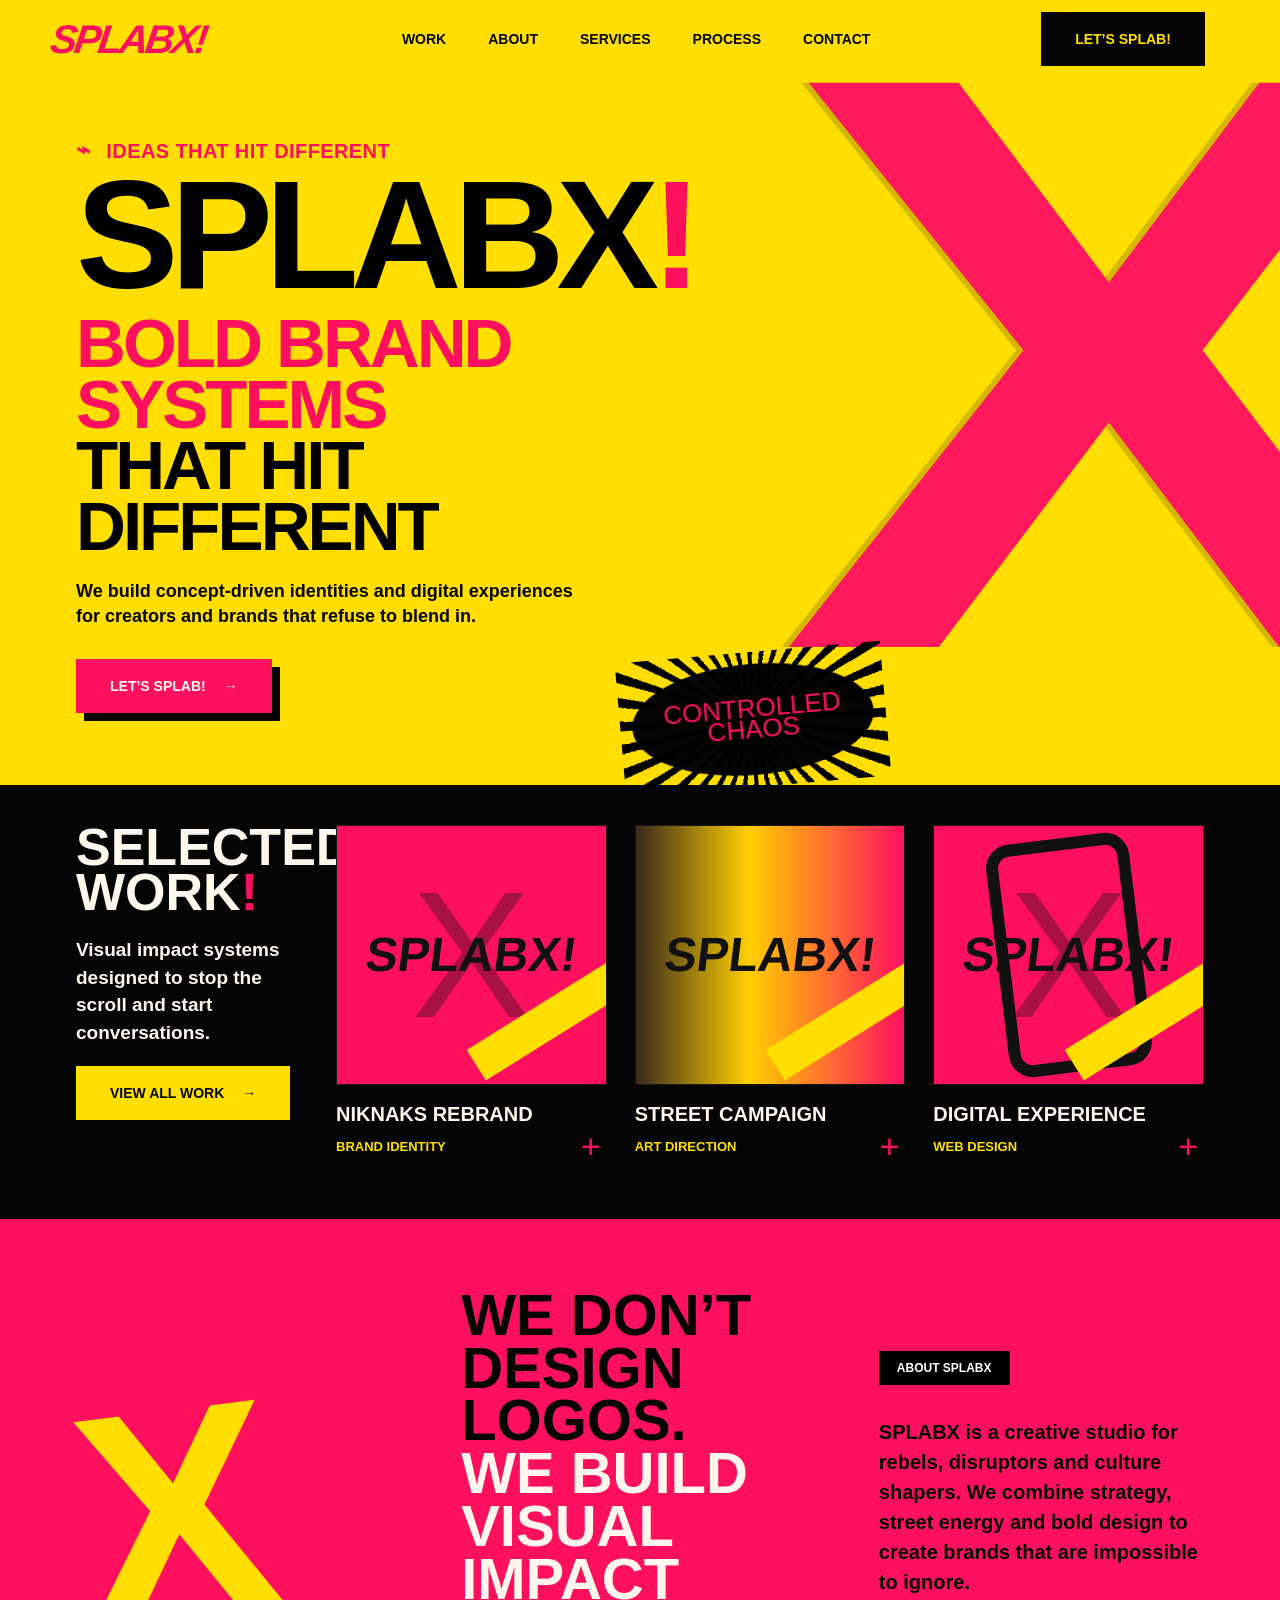
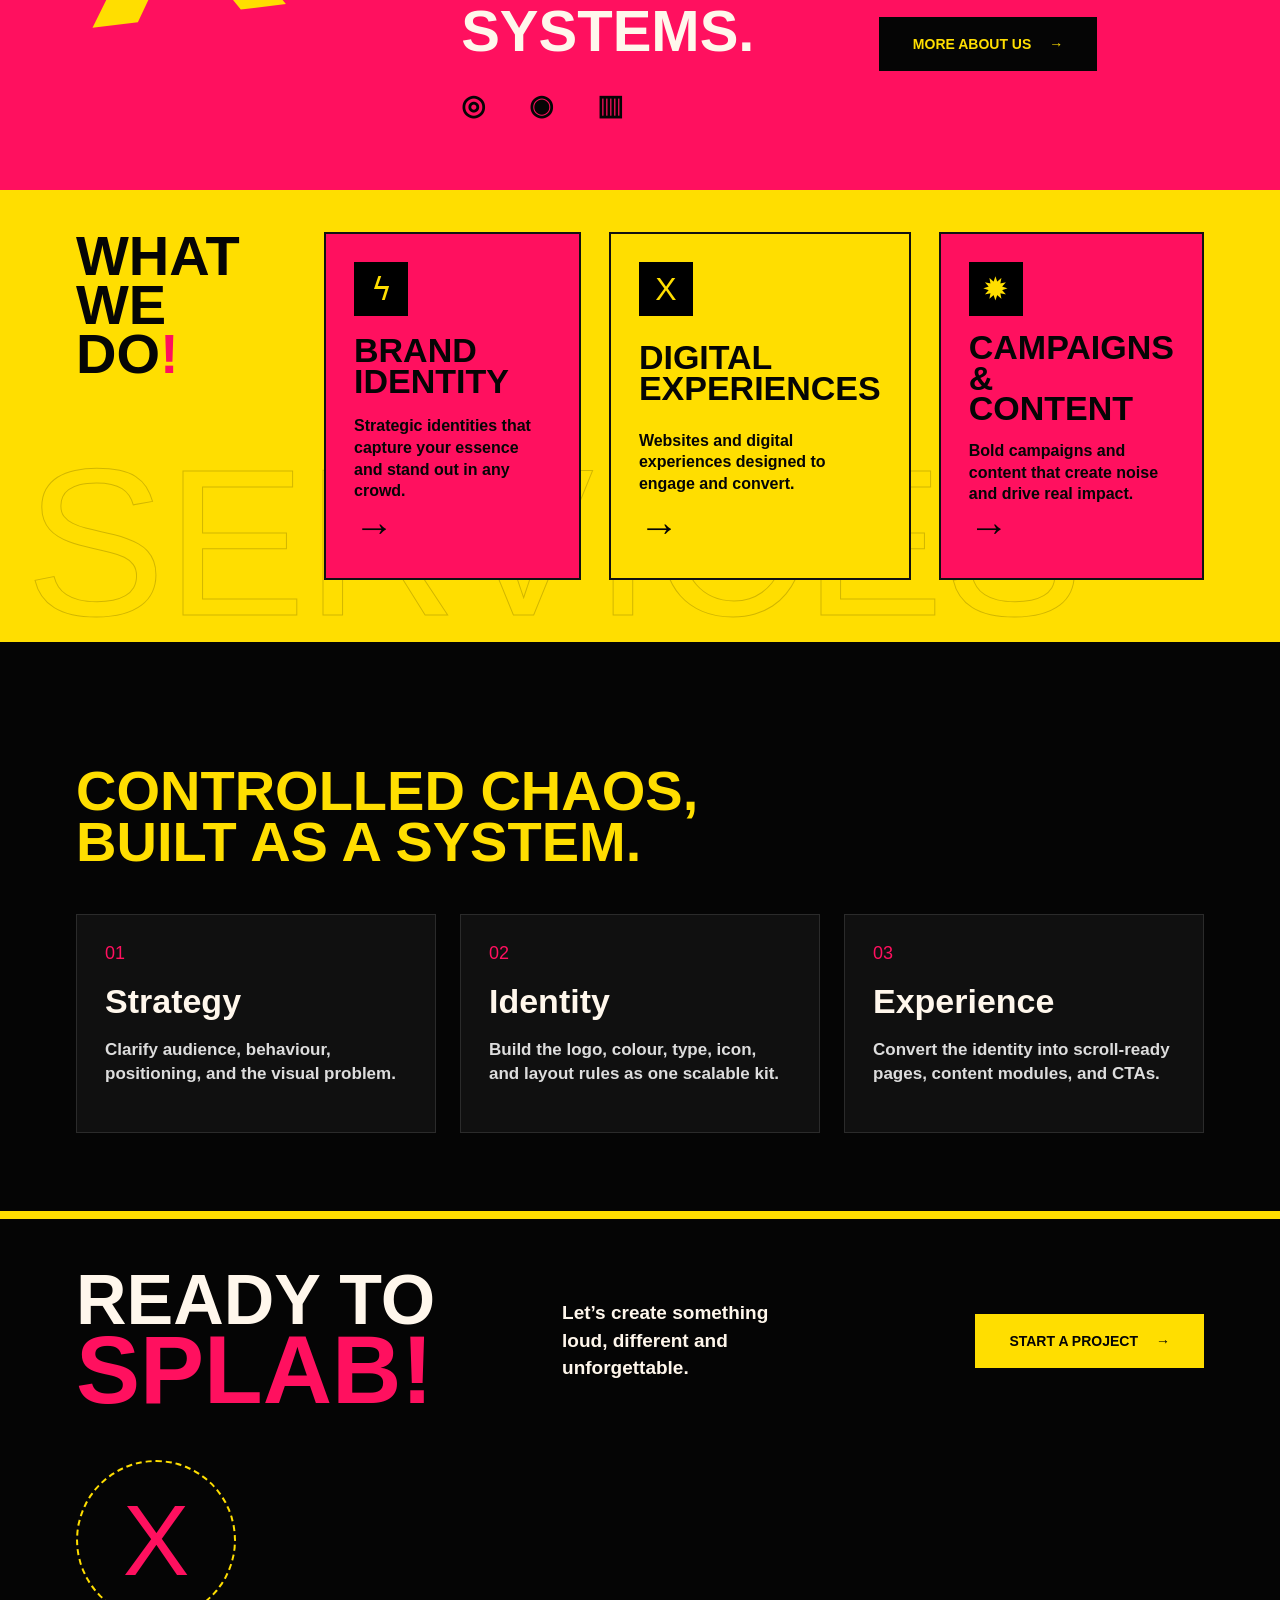
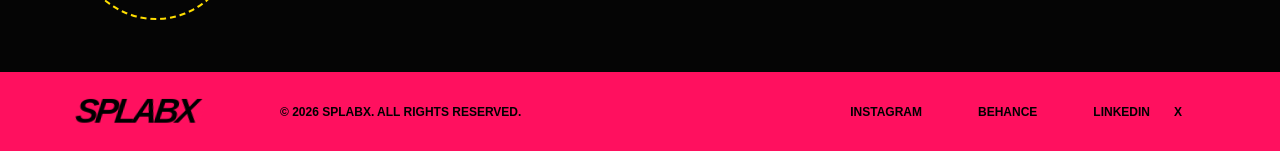
<file: index.html>
<!DOCTYPE html>
<html lang="en">
<head>
  <meta charset="UTF-8" />
  <meta name="viewport" content="width=device-width, initial-scale=1.0" />
  <meta name="description" content="SPLABX builds bold brand systems, visual identity, campaigns, and digital experiences that hit different." />
  <title>SPLABX! | Bold Brand Systems</title>
  <link rel="stylesheet" href="styles.css" />
</head>
<body>
  <a class="skip-link" href="#main">Skip to content</a>
  <header class="site-header" data-wix-id="header-main">
    <a class="brand-mark" href="#hero" aria-label="SPLABX home">SPLABX<span>!</span></a>
    <nav class="nav-links" aria-label="Primary navigation">
      <a href="#work">Work</a><a href="#about">About</a><a href="#services">Services</a><a href="#process">Process</a><a href="#contact">Contact</a>
    </nav>
    <a class="btn btn-dark" href="#contact">Let’s SPLAB!</a>
    <button class="menu-trigger" aria-label="Open menu" aria-expanded="false"><span></span><span></span><span></span></button>
  </header>

  <main id="main">
    <section id="hero" class="hero section-yellow" data-wix-id="section-hero">
      <div class="hero-copy">
        <p class="eyebrow"><span class="wave">⌁</span> Ideas that hit different</p>
        <h1>SPLABX<span class="pink">!</span></h1>
        <h2>Bold brand systems<br><span>that hit different</span></h2>
        <p class="hero-text">We build concept-driven identities and digital experiences for creators and brands that refuse to blend in.</p>
        <a class="btn btn-pink" href="#contact">Let’s SPLAB! <span>→</span></a>
      </div>
      <div class="hero-x" aria-hidden="true">X</div>
      <div class="chaos-badge" aria-label="Controlled chaos">Controlled<br>Chaos</div>
    </section>

    <section id="work" class="work section-black" data-wix-id="section-work">
      <aside class="work-intro">
        <h2>Selected<br>Work<span>!</span></h2>
        <p>Visual impact systems designed to stop the scroll and start conversations.</p>
        <a class="btn btn-yellow" href="#portfolio">View all work <span>→</span></a>
      </aside>
      <div class="work-grid" id="portfolio">
        <article class="work-card"><div class="mock mock-product"><b>SPLABX!</b><span>X</span></div><h3>NikNaks Rebrand</h3><p>Brand Identity</p><button aria-label="Open NikNaks Rebrand">+</button></article>
        <article class="work-card"><div class="mock mock-street"><b>SPLABX!</b><span></span></div><h3>Street Campaign</h3><p>Art Direction</p><button aria-label="Open Street Campaign">+</button></article>
        <article class="work-card"><div class="mock mock-phone"><b>SPLABX!</b><span>X</span></div><h3>Digital Experience</h3><p>Web Design</p><button aria-label="Open Digital Experience">+</button></article>
      </div>
    </section>

    <section id="about" class="about section-pink" data-wix-id="section-about">
      <div class="about-x">X</div>
      <div class="about-title"><h2>We don’t<br>design logos.<br><span>We build visual<br>impact systems.</span></h2><div class="utility-icons">◎ ◉ ▥</div></div>
      <div class="about-copy"><p class="tag">About SPLABX</p><p>SPLABX is a creative studio for rebels, disruptors and culture shapers. We combine strategy, street energy and bold design to create brands <strong>that are impossible to ignore.</strong></p><a class="btn btn-dark" href="#process">More about us <span>→</span></a></div>
    </section>

    <section id="services" class="services section-yellow" data-wix-id="section-services">
      <h2>What we<br>do<span>!</span></h2>
      <div class="service-card pink-card"><span class="icon">ϟ</span><h3>Brand<br>Identity</h3><p>Strategic identities that capture your essence and stand out in any crowd.</p><a href="#contact">→</a></div>
      <div class="service-card yellow-card"><span class="icon">X</span><h3>Digital<br>Experiences</h3><p>Websites and digital experiences designed to engage and convert.</p><a href="#contact">→</a></div>
      <div class="service-card pink-card"><span class="icon">✹</span><h3>Campaigns &<br>Content</h3><p>Bold campaigns and content that create noise and drive real impact.</p><a href="#contact">→</a></div>
    </section>

    <section id="process" class="process section-black" data-wix-id="section-process">
      <h2>Controlled chaos, built as a system.</h2>
      <div class="process-grid">
        <article><span>01</span><h3>Strategy</h3><p>Clarify audience, behaviour, positioning, and the visual problem.</p></article>
        <article><span>02</span><h3>Identity</h3><p>Build the logo, colour, type, icon, and layout rules as one scalable kit.</p></article>
        <article><span>03</span><h3>Experience</h3><p>Convert the identity into scroll-ready pages, content modules, and CTAs.</p></article>
      </div>
    </section>

    <section id="contact" class="cta section-black" data-wix-id="section-contact">
      <h2>Ready to<br><span>SPLAB!</span></h2>
      <p>Let’s create something loud, different and unforgettable.</p>
      <a class="btn btn-yellow" href="mailto:hello@splabx.studio">Start a project <span>→</span></a>
      <div class="seal" aria-hidden="true">X</div>
    </section>
  </main>

  <footer class="site-footer" data-wix-id="footer-main"><a class="brand-mark" href="#hero">SPLABX<span>!</span></a><p>© 2026 SPLABX. All rights reserved.</p><nav><a href="#">Instagram</a><a href="#">Behance</a><a href="#">LinkedIn</a></nav><span>X</span></footer>
  <script src="script.js"></script>
</body>
</html>
</file>
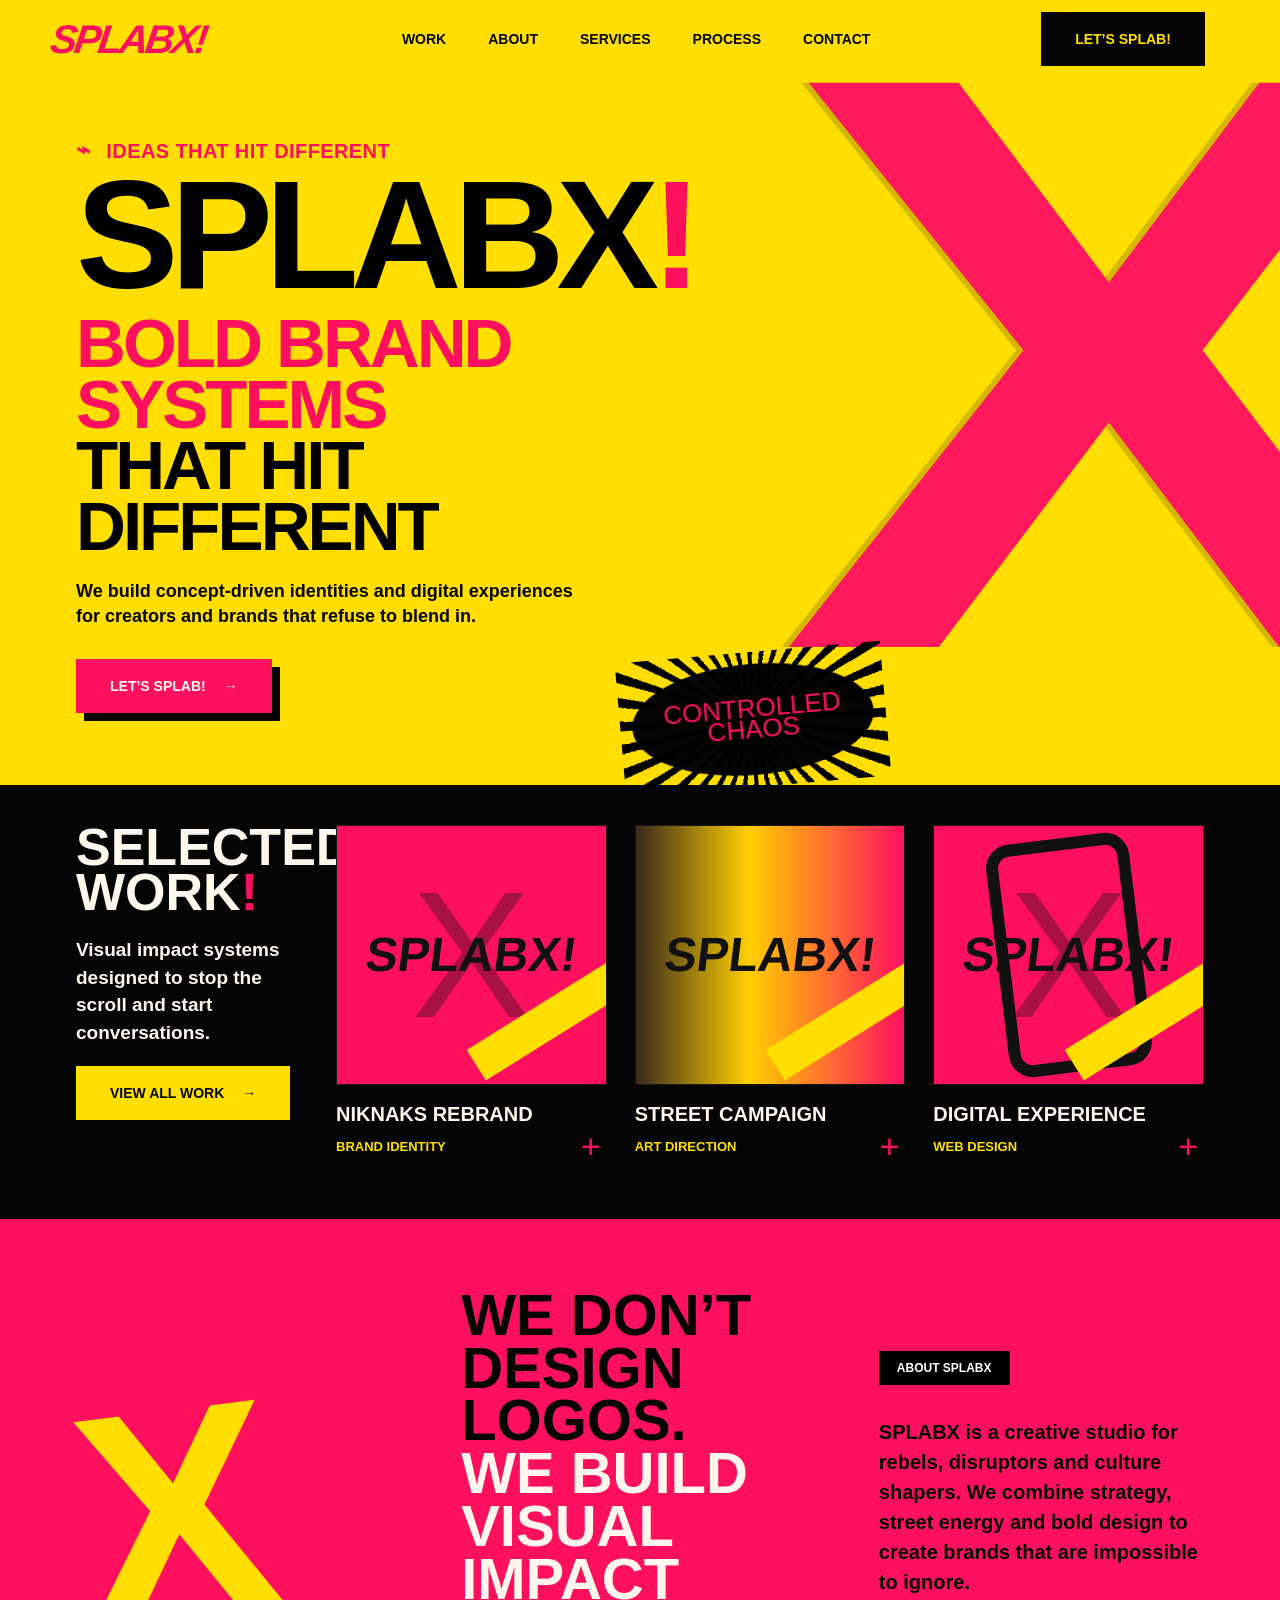
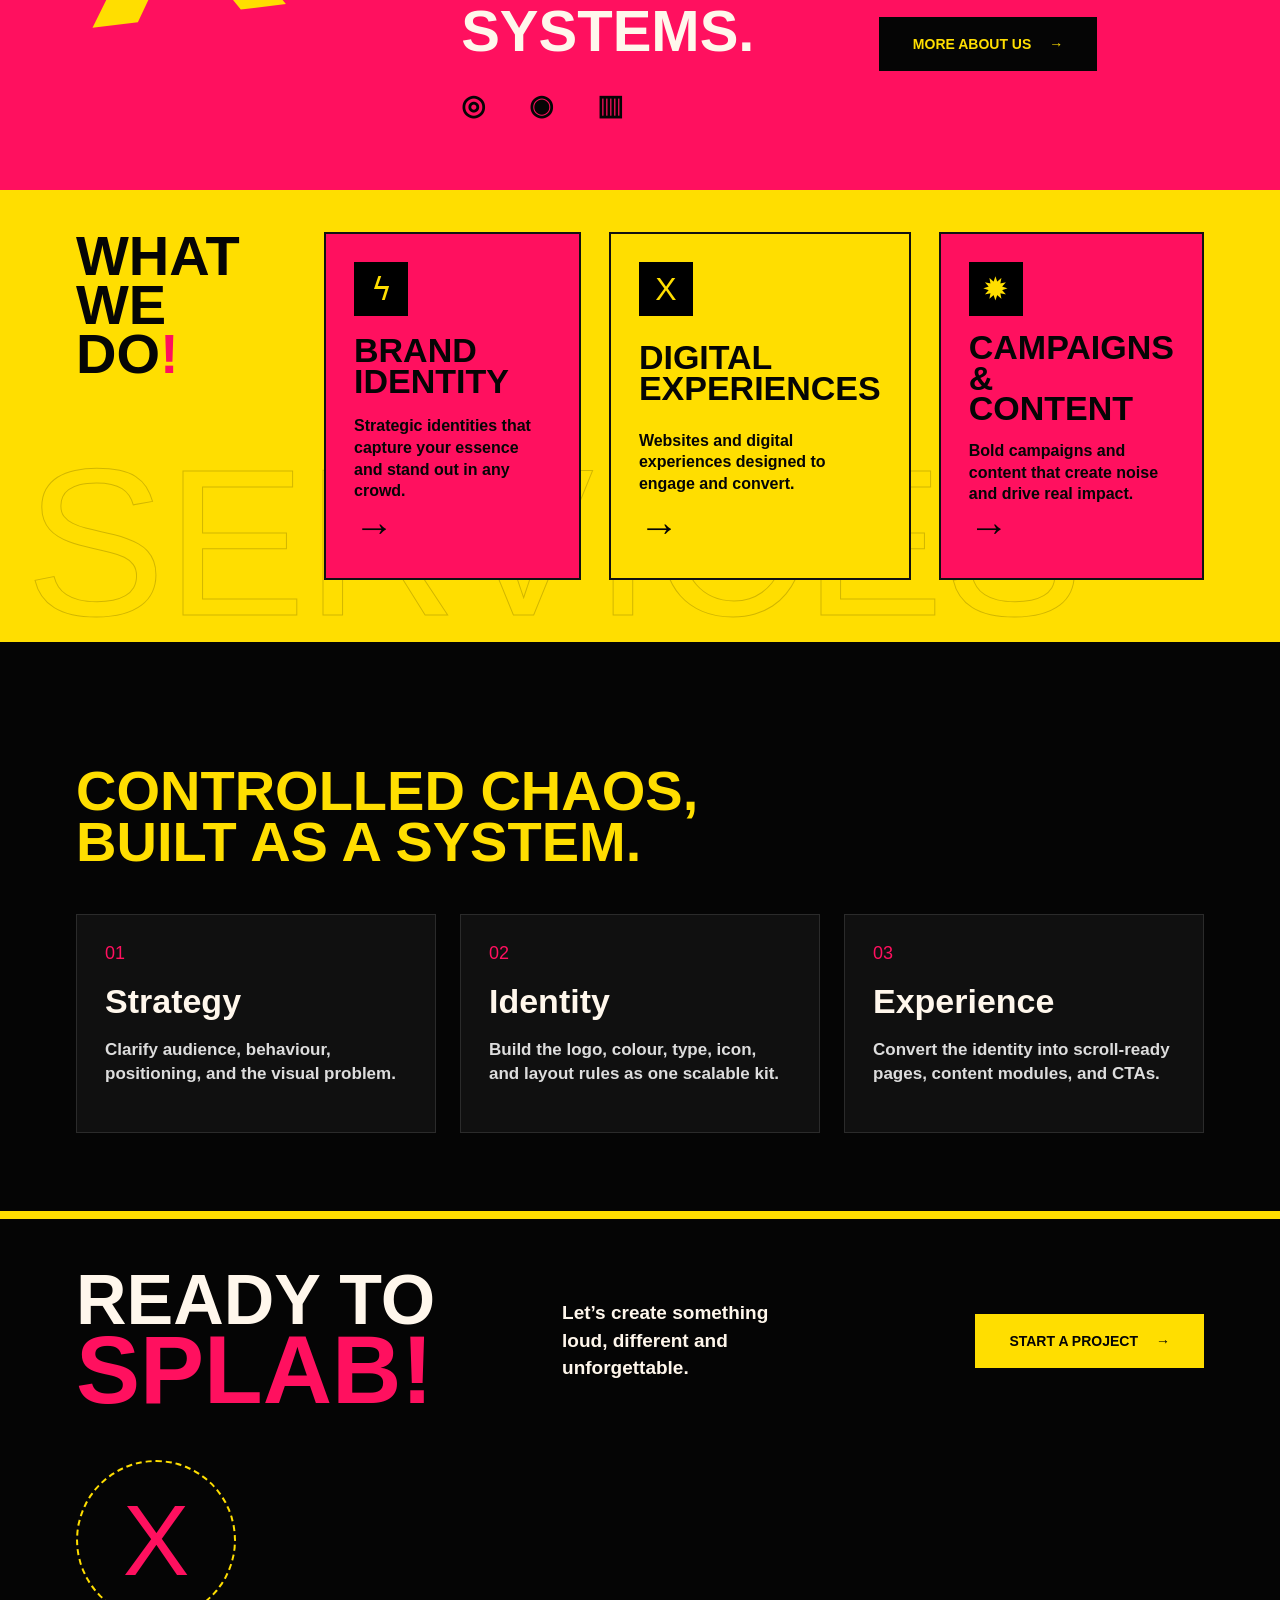
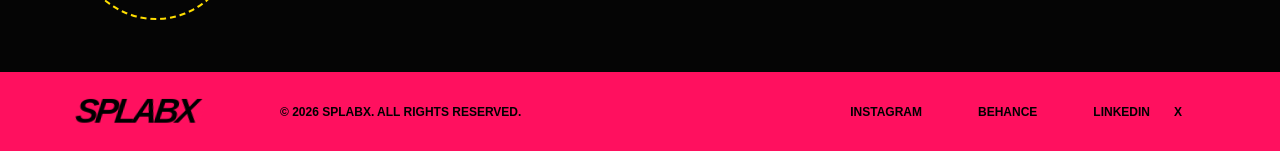
<file: wix-embed.html>
<!DOCTYPE html>
<html lang="en">
<head>
  <meta charset="UTF-8" />
  <meta name="viewport" content="width=device-width, initial-scale=1.0" />
  <meta name="description" content="SPLABX builds bold brand systems, visual identity, campaigns, and digital experiences that hit different." />
  <title>SPLABX! | Bold Brand Systems</title>
  <style>
:root{--yellow:#ffde00;--pink:#ff105f;--black:#050505;--white:#fff7ec;--ink:#101010;--max:1240px;--header:78px}*{box-sizing:border-box}html{scroll-behavior:smooth}body{margin:0;background:var(--black);color:var(--black);font-family:Impact,"Arial Black",Arial,sans-serif;overflow-x:hidden}a{color:inherit;text-decoration:none}.skip-link{position:absolute;left:-999px;top:8px;background:#fff;padding:10px;z-index:100}.skip-link:focus{left:8px}.site-header{position:fixed;z-index:50;top:0;left:0;right:0;height:var(--header);display:grid;grid-template-columns:180px 1fr auto auto;align-items:center;gap:24px;padding:0 clamp(20px,4vw,56px);background:rgba(255,222,0,.92);backdrop-filter:blur(12px)}.brand-mark{font-style:italic;font-size:40px;font-weight:900;letter-spacing:-3px;color:var(--pink);transform:skew(-8deg);display:inline-block}.brand-mark span,.pink{color:var(--pink)}.nav-links{display:flex;justify-content:center;gap:42px;text-transform:uppercase;font:900 14px/1 Arial,sans-serif}.nav-links a:hover{color:var(--pink)}.btn{display:inline-flex;align-items:center;justify-content:center;gap:18px;text-transform:uppercase;font:900 14px/1 Arial,sans-serif;border:0;min-height:54px;padding:0 34px;box-shadow:8px 8px 0 var(--black);transition:.2s ease}.btn:hover{transform:translate(3px,3px);box-shadow:3px 3px 0 var(--black)}.btn-dark{background:var(--black);color:var(--yellow);box-shadow:none}.btn-pink{background:var(--pink);color:var(--white)}.btn-yellow{background:var(--yellow);color:var(--black);box-shadow:none}.menu-trigger{display:none;background:none;border:0;width:36px}.menu-trigger span{display:block;height:4px;margin:5px;background:var(--pink)}section{position:relative}.section-yellow{background:var(--yellow)}.section-pink{background:var(--pink)}.section-black{background:var(--black);color:var(--white)}.hero{min-height:720px;padding:calc(var(--header) + 60px) clamp(28px,6vw,76px) 72px;overflow:hidden}.hero-copy{position:relative;z-index:2;max-width:610px}.eyebrow{margin:0 0 16px;color:var(--pink);text-transform:uppercase;font:900 20px/1 Arial,sans-serif;letter-spacing:.02em}.wave{font-size:24px;margin-right:10px}.hero h1{font-size:clamp(96px,12vw,178px);line-height:.75;margin:0;letter-spacing:-8px;color:#000}.hero h2{font-size:clamp(44px,5.4vw,80px);line-height:.88;margin:20px 0 22px;text-transform:uppercase;color:var(--pink);letter-spacing:-3px}.hero h2 span{color:#000}.hero-text{font:800 18px/1.4 Arial,sans-serif;max-width:520px;margin:0 0 30px}.hero-x{position:absolute;right:-8vw;top:56px;color:var(--pink);font-size:min(65vw,820px);line-height:.75;font-weight:900;transform:scaleX(1.2);filter:drop-shadow(-6px 0 0 rgba(0,0,0,.18));opacity:.96}.chaos-badge{position:absolute;z-index:3;left:50%;bottom:18px;transform:rotate(-5deg);background:var(--black);color:var(--pink);border-radius:50%;padding:26px 24px;text-align:center;text-transform:uppercase;font-size:26px;line-height:.82;box-shadow:0 0 0 8px var(--black)}.chaos-badge:before{content:"";position:absolute;inset:-20px;background:repeating-conic-gradient(#000 0 4deg,transparent 4deg 10deg);z-index:-1}.work{display:grid;grid-template-columns:220px 1fr;gap:40px;padding:40px clamp(28px,6vw,76px) 52px}.work-intro h2{font-size:52px;line-height:.86;margin:0 0 22px;text-transform:uppercase}.work-intro h2 span,.services h2 span{color:var(--pink)}.work-intro p,.cta p{font:600 19px/1.45 Arial,sans-serif;max-width:220px}.work-grid{display:grid;grid-template-columns:repeat(3,1fr);gap:28px}.work-card{position:relative}.work-card h3{font-size:20px;text-transform:uppercase;margin:18px 0 8px}.work-card p{color:var(--yellow);text-transform:uppercase;font:900 13px Arial}.work-card button{position:absolute;right:0;bottom:0;background:transparent;border:0;color:var(--pink);font-size:34px}.mock{height:260px;background:var(--pink);position:relative;overflow:hidden;display:grid;place-items:center;border:1px solid #191919}.mock:after{content:"";position:absolute;width:65%;height:36px;background:var(--yellow);transform:rotate(-32deg);right:-12%;bottom:18%}.mock b{font-size:48px;z-index:1;transform:skew(-7deg);color:#111}.mock span{position:absolute;font-size:180px;color:#111;opacity:.35}.mock-street{background:linear-gradient(90deg,#38291b,#ffcf00 42%,#ff105f)}.mock-phone:before{content:"";position:absolute;width:120px;height:210px;border:12px solid #111;border-radius:24px;transform:rotate(-7deg);background:#ff105f}.about{display:grid;grid-template-columns:1fr 1.1fr 1fr;gap:60px;align-items:center;padding:70px clamp(28px,6vw,76px)}.about-x{font-size:300px;line-height:.8;color:var(--yellow);font-weight:900;transform:rotate(-7deg)}.about-title h2{font-size:58px;line-height:.91;text-transform:uppercase;margin:0}.about-title h2 span{color:var(--white)}.utility-icons{font:900 28px/1 Arial;margin-top:34px;letter-spacing:18px}.about-copy{font:600 20px/1.5 Arial,sans-serif}.tag{display:inline-block;background:#000;color:#fff;text-transform:uppercase;font:900 12px Arial;padding:10px 18px}.services{display:grid;grid-template-columns:220px repeat(3,1fr);gap:28px;padding:42px clamp(28px,6vw,76px) 62px;overflow:hidden}.services:before{content:"SERVICES";position:absolute;left:2%;bottom:-5%;font-size:210px;color:transparent;-webkit-text-stroke:1px rgba(0,0,0,.18)}.services h2{font-size:56px;line-height:.87;text-transform:uppercase;margin:0;z-index:1}.service-card{z-index:1;min-height:260px;border:2px solid #111;padding:28px;display:flex;flex-direction:column;justify-content:space-between}.pink-card{background:var(--pink)}.yellow-card{background:var(--yellow)}.icon{display:grid;place-items:center;width:54px;height:54px;background:#000;color:var(--yellow);font-size:32px}.service-card h3{font-size:34px;line-height:.9;text-transform:uppercase;margin:16px 0}.service-card p{font:700 16px/1.35 Arial,sans-serif;margin:0}.service-card a{font-size:40px}.process{padding:78px clamp(28px,6vw,76px)}.process h2{font-size:56px;line-height:.9;text-transform:uppercase;max-width:720px;color:var(--yellow)}.process-grid{display:grid;grid-template-columns:repeat(3,1fr);gap:24px}.process article{border:1px solid #2b2b2b;padding:28px;background:#101010}.process span{color:var(--pink);font-size:18px}.process h3{font-size:34px;margin:18px 0 12px}.process p{font:600 17px/1.45 Arial,sans-serif;color:#ddd}.cta{display:grid;grid-template-columns:1.2fr 1fr auto;align-items:center;gap:50px;padding:52px clamp(28px,6vw,76px);border-top:8px solid var(--yellow)}.cta h2{font-size:70px;line-height:.84;text-transform:uppercase;margin:0}.cta h2 span{color:var(--pink);font-size:96px}.seal{display:grid;place-items:center;width:160px;height:160px;border-radius:50%;border:2px dashed var(--yellow);color:var(--pink);font-size:100px}.site-footer{display:grid;grid-template-columns:180px 1fr auto 30px;gap:24px;align-items:center;background:var(--pink);color:#000;padding:20px clamp(28px,6vw,76px);text-transform:uppercase;font:900 12px Arial}.site-footer .brand-mark{color:#000;font-size:34px}.site-footer nav{display:flex;gap:56px}@media(max-width:900px){.site-header{grid-template-columns:1fr auto auto}.nav-links{position:fixed;inset:var(--header) 0 auto;background:var(--yellow);display:none;flex-direction:column;padding:28px}.nav-links.open{display:flex}.menu-trigger{display:block}.hero{min-height:760px}.hero-x{right:-50vw;top:190px;font-size:680px;opacity:.35}.work,.about,.services,.cta{grid-template-columns:1fr}.work-grid,.process-grid{grid-template-columns:1fr}.about-x{font-size:180px}.site-footer{grid-template-columns:1fr}.site-footer nav{gap:20px;flex-wrap:wrap}.chaos-badge{left:auto;right:32px}.hero h1{letter-spacing:-4px}.btn{width:max-content}}@media(max-width:560px){.site-header .btn{display:none}.hero h1{font-size:86px}.hero h2{font-size:42px}.mock{height:210px}.cta h2 span{font-size:76px}}

</style>
</head>
<body>
  <a class="skip-link" href="#main">Skip to content</a>
  <header class="site-header" data-wix-id="header-main">
    <a class="brand-mark" href="#hero" aria-label="SPLABX home">SPLABX<span>!</span></a>
    <nav class="nav-links" aria-label="Primary navigation">
      <a href="#work">Work</a><a href="#about">About</a><a href="#services">Services</a><a href="#process">Process</a><a href="#contact">Contact</a>
    </nav>
    <a class="btn btn-dark" href="#contact">Let’s SPLAB!</a>
    <button class="menu-trigger" aria-label="Open menu" aria-expanded="false"><span></span><span></span><span></span></button>
  </header>

  <main id="main">
    <section id="hero" class="hero section-yellow" data-wix-id="section-hero">
      <div class="hero-copy">
        <p class="eyebrow"><span class="wave">⌁</span> Ideas that hit different</p>
        <h1>SPLABX<span class="pink">!</span></h1>
        <h2>Bold brand systems<br><span>that hit different</span></h2>
        <p class="hero-text">We build concept-driven identities and digital experiences for creators and brands that refuse to blend in.</p>
        <a class="btn btn-pink" href="#contact">Let’s SPLAB! <span>→</span></a>
      </div>
      <div class="hero-x" aria-hidden="true">X</div>
      <div class="chaos-badge" aria-label="Controlled chaos">Controlled<br>Chaos</div>
    </section>

    <section id="work" class="work section-black" data-wix-id="section-work">
      <aside class="work-intro">
        <h2>Selected<br>Work<span>!</span></h2>
        <p>Visual impact systems designed to stop the scroll and start conversations.</p>
        <a class="btn btn-yellow" href="#portfolio">View all work <span>→</span></a>
      </aside>
      <div class="work-grid" id="portfolio">
        <article class="work-card"><div class="mock mock-product"><b>SPLABX!</b><span>X</span></div><h3>NikNaks Rebrand</h3><p>Brand Identity</p><button aria-label="Open NikNaks Rebrand">+</button></article>
        <article class="work-card"><div class="mock mock-street"><b>SPLABX!</b><span></span></div><h3>Street Campaign</h3><p>Art Direction</p><button aria-label="Open Street Campaign">+</button></article>
        <article class="work-card"><div class="mock mock-phone"><b>SPLABX!</b><span>X</span></div><h3>Digital Experience</h3><p>Web Design</p><button aria-label="Open Digital Experience">+</button></article>
      </div>
    </section>

    <section id="about" class="about section-pink" data-wix-id="section-about">
      <div class="about-x">X</div>
      <div class="about-title"><h2>We don’t<br>design logos.<br><span>We build visual<br>impact systems.</span></h2><div class="utility-icons">◎ ◉ ▥</div></div>
      <div class="about-copy"><p class="tag">About SPLABX</p><p>SPLABX is a creative studio for rebels, disruptors and culture shapers. We combine strategy, street energy and bold design to create brands <strong>that are impossible to ignore.</strong></p><a class="btn btn-dark" href="#process">More about us <span>→</span></a></div>
    </section>

    <section id="services" class="services section-yellow" data-wix-id="section-services">
      <h2>What we<br>do<span>!</span></h2>
      <div class="service-card pink-card"><span class="icon">ϟ</span><h3>Brand<br>Identity</h3><p>Strategic identities that capture your essence and stand out in any crowd.</p><a href="#contact">→</a></div>
      <div class="service-card yellow-card"><span class="icon">X</span><h3>Digital<br>Experiences</h3><p>Websites and digital experiences designed to engage and convert.</p><a href="#contact">→</a></div>
      <div class="service-card pink-card"><span class="icon">✹</span><h3>Campaigns &<br>Content</h3><p>Bold campaigns and content that create noise and drive real impact.</p><a href="#contact">→</a></div>
    </section>

    <section id="process" class="process section-black" data-wix-id="section-process">
      <h2>Controlled chaos, built as a system.</h2>
      <div class="process-grid">
        <article><span>01</span><h3>Strategy</h3><p>Clarify audience, behaviour, positioning, and the visual problem.</p></article>
        <article><span>02</span><h3>Identity</h3><p>Build the logo, colour, type, icon, and layout rules as one scalable kit.</p></article>
        <article><span>03</span><h3>Experience</h3><p>Convert the identity into scroll-ready pages, content modules, and CTAs.</p></article>
      </div>
    </section>

    <section id="contact" class="cta section-black" data-wix-id="section-contact">
      <h2>Ready to<br><span>SPLAB!</span></h2>
      <p>Let’s create something loud, different and unforgettable.</p>
      <a class="btn btn-yellow" href="mailto:hello@splabx.studio">Start a project <span>→</span></a>
      <div class="seal" aria-hidden="true">X</div>
    </section>
  </main>

  <footer class="site-footer" data-wix-id="footer-main"><a class="brand-mark" href="#hero">SPLABX<span>!</span></a><p>© 2026 SPLABX. All rights reserved.</p><nav><a href="#">Instagram</a><a href="#">Behance</a><a href="#">LinkedIn</a></nav><span>X</span></footer>
  <script>
const menuButton=document.querySelector('.menu-trigger');const nav=document.querySelector('.nav-links');if(menuButton&&nav){menuButton.addEventListener('click',()=>{const open=nav.classList.toggle('open');menuButton.setAttribute('aria-expanded',String(open));});nav.querySelectorAll('a').forEach(a=>a.addEventListener('click',()=>{nav.classList.remove('open');menuButton.setAttribute('aria-expanded','false');}));}
const revealEls=document.querySelectorAll('.work-card,.service-card,.process article,.about-copy,.about-title');const observer=new IntersectionObserver(entries=>{entries.forEach(entry=>{if(entry.isIntersecting){entry.target.animate([{opacity:0,transform:'translateY(24px)'},{opacity:1,transform:'translateY(0)'}],{duration:520,easing:'cubic-bezier(.2,.7,.2,1)',fill:'forwards'});observer.unobserve(entry.target);}})},{threshold:.15});revealEls.forEach(el=>{el.style.opacity=0;observer.observe(el);});

</script>
</body>
</html>
</file>
<file: styles.css>
:root{--yellow:#ffde00;--pink:#ff105f;--black:#050505;--white:#fff7ec;--ink:#101010;--max:1240px;--header:78px}*{box-sizing:border-box}html{scroll-behavior:smooth}body{margin:0;background:var(--black);color:var(--black);font-family:Impact,"Arial Black",Arial,sans-serif;overflow-x:hidden}a{color:inherit;text-decoration:none}.skip-link{position:absolute;left:-999px;top:8px;background:#fff;padding:10px;z-index:100}.skip-link:focus{left:8px}.site-header{position:fixed;z-index:50;top:0;left:0;right:0;height:var(--header);display:grid;grid-template-columns:180px 1fr auto auto;align-items:center;gap:24px;padding:0 clamp(20px,4vw,56px);background:rgba(255,222,0,.92);backdrop-filter:blur(12px)}.brand-mark{font-style:italic;font-size:40px;font-weight:900;letter-spacing:-3px;color:var(--pink);transform:skew(-8deg);display:inline-block}.brand-mark span,.pink{color:var(--pink)}.nav-links{display:flex;justify-content:center;gap:42px;text-transform:uppercase;font:900 14px/1 Arial,sans-serif}.nav-links a:hover{color:var(--pink)}.btn{display:inline-flex;align-items:center;justify-content:center;gap:18px;text-transform:uppercase;font:900 14px/1 Arial,sans-serif;border:0;min-height:54px;padding:0 34px;box-shadow:8px 8px 0 var(--black);transition:.2s ease}.btn:hover{transform:translate(3px,3px);box-shadow:3px 3px 0 var(--black)}.btn-dark{background:var(--black);color:var(--yellow);box-shadow:none}.btn-pink{background:var(--pink);color:var(--white)}.btn-yellow{background:var(--yellow);color:var(--black);box-shadow:none}.menu-trigger{display:none;background:none;border:0;width:36px}.menu-trigger span{display:block;height:4px;margin:5px;background:var(--pink)}section{position:relative}.section-yellow{background:var(--yellow)}.section-pink{background:var(--pink)}.section-black{background:var(--black);color:var(--white)}.hero{min-height:720px;padding:calc(var(--header) + 60px) clamp(28px,6vw,76px) 72px;overflow:hidden}.hero-copy{position:relative;z-index:2;max-width:610px}.eyebrow{margin:0 0 16px;color:var(--pink);text-transform:uppercase;font:900 20px/1 Arial,sans-serif;letter-spacing:.02em}.wave{font-size:24px;margin-right:10px}.hero h1{font-size:clamp(96px,12vw,178px);line-height:.75;margin:0;letter-spacing:-8px;color:#000}.hero h2{font-size:clamp(44px,5.4vw,80px);line-height:.88;margin:20px 0 22px;text-transform:uppercase;color:var(--pink);letter-spacing:-3px}.hero h2 span{color:#000}.hero-text{font:800 18px/1.4 Arial,sans-serif;max-width:520px;margin:0 0 30px}.hero-x{position:absolute;right:-8vw;top:56px;color:var(--pink);font-size:min(65vw,820px);line-height:.75;font-weight:900;transform:scaleX(1.2);filter:drop-shadow(-6px 0 0 rgba(0,0,0,.18));opacity:.96}.chaos-badge{position:absolute;z-index:3;left:50%;bottom:18px;transform:rotate(-5deg);background:var(--black);color:var(--pink);border-radius:50%;padding:26px 24px;text-align:center;text-transform:uppercase;font-size:26px;line-height:.82;box-shadow:0 0 0 8px var(--black)}.chaos-badge:before{content:"";position:absolute;inset:-20px;background:repeating-conic-gradient(#000 0 4deg,transparent 4deg 10deg);z-index:-1}.work{display:grid;grid-template-columns:220px 1fr;gap:40px;padding:40px clamp(28px,6vw,76px) 52px}.work-intro h2{font-size:52px;line-height:.86;margin:0 0 22px;text-transform:uppercase}.work-intro h2 span,.services h2 span{color:var(--pink)}.work-intro p,.cta p{font:600 19px/1.45 Arial,sans-serif;max-width:220px}.work-grid{display:grid;grid-template-columns:repeat(3,1fr);gap:28px}.work-card{position:relative}.work-card h3{font-size:20px;text-transform:uppercase;margin:18px 0 8px}.work-card p{color:var(--yellow);text-transform:uppercase;font:900 13px Arial}.work-card button{position:absolute;right:0;bottom:0;background:transparent;border:0;color:var(--pink);font-size:34px}.mock{height:260px;background:var(--pink);position:relative;overflow:hidden;display:grid;place-items:center;border:1px solid #191919}.mock:after{content:"";position:absolute;width:65%;height:36px;background:var(--yellow);transform:rotate(-32deg);right:-12%;bottom:18%}.mock b{font-size:48px;z-index:1;transform:skew(-7deg);color:#111}.mock span{position:absolute;font-size:180px;color:#111;opacity:.35}.mock-street{background:linear-gradient(90deg,#38291b,#ffcf00 42%,#ff105f)}.mock-phone:before{content:"";position:absolute;width:120px;height:210px;border:12px solid #111;border-radius:24px;transform:rotate(-7deg);background:#ff105f}.about{display:grid;grid-template-columns:1fr 1.1fr 1fr;gap:60px;align-items:center;padding:70px clamp(28px,6vw,76px)}.about-x{font-size:300px;line-height:.8;color:var(--yellow);font-weight:900;transform:rotate(-7deg)}.about-title h2{font-size:58px;line-height:.91;text-transform:uppercase;margin:0}.about-title h2 span{color:var(--white)}.utility-icons{font:900 28px/1 Arial;margin-top:34px;letter-spacing:18px}.about-copy{font:600 20px/1.5 Arial,sans-serif}.tag{display:inline-block;background:#000;color:#fff;text-transform:uppercase;font:900 12px Arial;padding:10px 18px}.services{display:grid;grid-template-columns:220px repeat(3,1fr);gap:28px;padding:42px clamp(28px,6vw,76px) 62px;overflow:hidden}.services:before{content:"SERVICES";position:absolute;left:2%;bottom:-5%;font-size:210px;color:transparent;-webkit-text-stroke:1px rgba(0,0,0,.18)}.services h2{font-size:56px;line-height:.87;text-transform:uppercase;margin:0;z-index:1}.service-card{z-index:1;min-height:260px;border:2px solid #111;padding:28px;display:flex;flex-direction:column;justify-content:space-between}.pink-card{background:var(--pink)}.yellow-card{background:var(--yellow)}.icon{display:grid;place-items:center;width:54px;height:54px;background:#000;color:var(--yellow);font-size:32px}.service-card h3{font-size:34px;line-height:.9;text-transform:uppercase;margin:16px 0}.service-card p{font:700 16px/1.35 Arial,sans-serif;margin:0}.service-card a{font-size:40px}.process{padding:78px clamp(28px,6vw,76px)}.process h2{font-size:56px;line-height:.9;text-transform:uppercase;max-width:720px;color:var(--yellow)}.process-grid{display:grid;grid-template-columns:repeat(3,1fr);gap:24px}.process article{border:1px solid #2b2b2b;padding:28px;background:#101010}.process span{color:var(--pink);font-size:18px}.process h3{font-size:34px;margin:18px 0 12px}.process p{font:600 17px/1.45 Arial,sans-serif;color:#ddd}.cta{display:grid;grid-template-columns:1.2fr 1fr auto;align-items:center;gap:50px;padding:52px clamp(28px,6vw,76px);border-top:8px solid var(--yellow)}.cta h2{font-size:70px;line-height:.84;text-transform:uppercase;margin:0}.cta h2 span{color:var(--pink);font-size:96px}.seal{display:grid;place-items:center;width:160px;height:160px;border-radius:50%;border:2px dashed var(--yellow);color:var(--pink);font-size:100px}.site-footer{display:grid;grid-template-columns:180px 1fr auto 30px;gap:24px;align-items:center;background:var(--pink);color:#000;padding:20px clamp(28px,6vw,76px);text-transform:uppercase;font:900 12px Arial}.site-footer .brand-mark{color:#000;font-size:34px}.site-footer nav{display:flex;gap:56px}@media(max-width:900px){.site-header{grid-template-columns:1fr auto auto}.nav-links{position:fixed;inset:var(--header) 0 auto;background:var(--yellow);display:none;flex-direction:column;padding:28px}.nav-links.open{display:flex}.menu-trigger{display:block}.hero{min-height:760px}.hero-x{right:-50vw;top:190px;font-size:680px;opacity:.35}.work,.about,.services,.cta{grid-template-columns:1fr}.work-grid,.process-grid{grid-template-columns:1fr}.about-x{font-size:180px}.site-footer{grid-template-columns:1fr}.site-footer nav{gap:20px;flex-wrap:wrap}.chaos-badge{left:auto;right:32px}.hero h1{letter-spacing:-4px}.btn{width:max-content}}@media(max-width:560px){.site-header .btn{display:none}.hero h1{font-size:86px}.hero h2{font-size:42px}.mock{height:210px}.cta h2 span{font-size:76px}}
</file>
